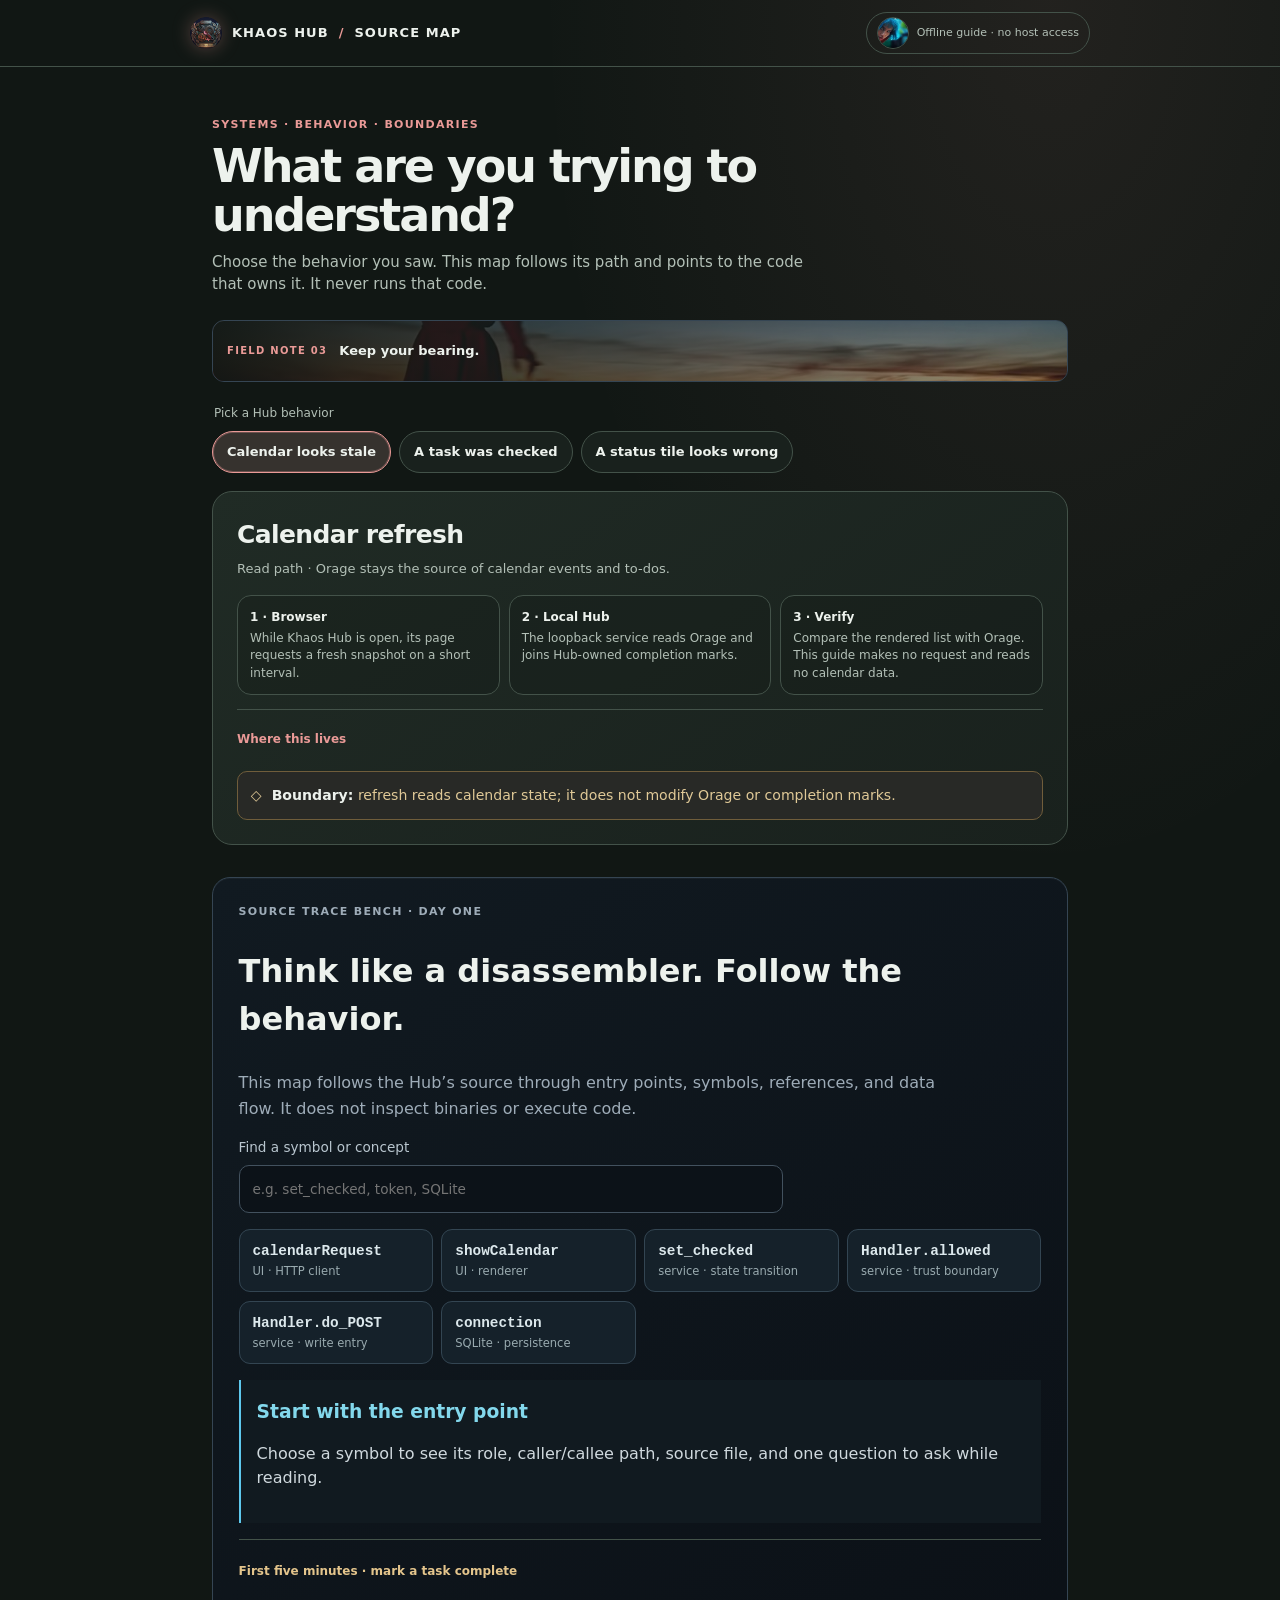
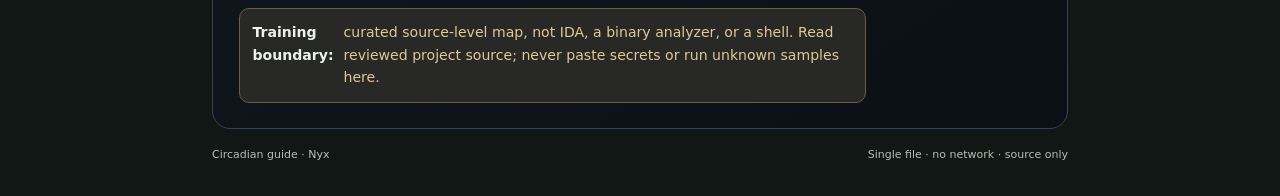
<file: apps/surgery-workshop/garage.html>
<!doctype html>
<html lang="en" data-phase="choice">
<head>
  <meta charset="utf-8">
  <meta name="viewport" content="width=device-width, initial-scale=1, viewport-fit=cover">
  <meta name="color-scheme" content="dark">
  <meta http-equiv="Content-Security-Policy" content="default-src 'none'; script-src 'sha256-d2JpzVwRiDruayd+v5EXFjz5TzQUBJo9If6RDzv/dw0='; style-src 'sha256-GOBjj4EtMA4RINbiY7FT4bvV2Vs/zXoGcf24AhdXr7k='; img-src data:; connect-src 'none'; font-src 'none'; base-uri 'none'; form-action 'none'; object-src 'none';">
  <meta name="referrer" content="no-referrer">
  <title>Khaos Hub · Source Map</title>
  <style>
    :root{color-scheme:dark;--bg:#111714;--surface:#19211d;--raised:#202b25;--ink:#edf2ed;--muted:#b3c0b7;--line:#435249;--phase:#5ec8ed;font:16px/1.5 system-ui,-apple-system,"Segoe UI",sans-serif;background:var(--bg);color:var(--ink);font-synthesis:none;text-rendering:optimizeLegibility}
    *{box-sizing:border-box}body{min-width:320px;margin:0;background:radial-gradient(ellipse at 82% 0%,color-mix(in srgb,var(--phase) 8%,transparent),transparent 32rem),var(--bg)}
    a{color:inherit}button,input{font:inherit}.skip{position:absolute;left:12px;top:8px;z-index:2;padding:8px 12px;transform:translateY(-160%);border-radius:999px;background:var(--ink);color:var(--bg)}.skip:focus{transform:none}
    :focus-visible{outline:3px solid var(--phase);outline-offset:3px}.bar{display:flex;align-items:center;justify-content:space-between;gap:12px;padding:12px max(18px,calc((100vw - 900px)/2));border-bottom:1px solid var(--line)}
    .brand{display:flex;align-items:center;gap:10px;font-size:13px;font-weight:750;letter-spacing:.08em}.brand img{width:32px;height:32px;flex:0 0 32px;aspect-ratio:1;object-fit:cover;border-radius:50%;filter:drop-shadow(0 0 9px color-mix(in srgb,var(--phase) 30%,transparent))}.brand b{color:var(--phase)}.scope{display:flex;align-items:center;gap:8px;padding:4px 10px;border:1px solid var(--line);border-radius:999px;color:var(--muted);font-size:11px}.scope img{display:block;width:32px;height:32px;flex:0 0 32px;aspect-ratio:1;object-fit:cover;object-position:center 25%;border:1px solid var(--line);border-radius:50%}
    main{width:min(900px,100%);margin:auto;padding:clamp(22px,5vw,50px) 22px 32px}.eyebrow{margin:0 0 8px;color:var(--phase);font-size:11px;font-weight:760;letter-spacing:.12em;text-transform:uppercase}
    h1{margin:0;font-size:clamp(30px,5.2vw,46px);font-weight:620;letter-spacing:-.045em;line-height:1.08} .intro{max-width:62ch;margin:10px 0 24px;color:var(--muted);font-size:15px}
    fieldset{min-width:0;margin:0;padding:0;border:0}.legend{margin:0 0 9px;color:var(--muted);font-size:12px}.choices{display:flex;flex-wrap:wrap;gap:8px}.choice{display:inline-flex;min-height:42px;align-items:center;padding:8px 14px;border:1px solid var(--line);border-radius:999px;background:var(--surface);color:var(--ink);cursor:pointer;font-size:13px;font-weight:620;transition:background .16s,border-color .16s,transform .16s}
    .choice:hover{transform:translateY(-1px);border-color:var(--phase)}input:checked+.choice{border-color:var(--phase);background:color-mix(in srgb,var(--phase) 14%,var(--surface));box-shadow:inset 0 0 0 1px color-mix(in srgb,var(--phase) 30%,transparent)}
    .trace{margin-top:18px;padding:clamp(16px,3vw,24px);border:1px solid var(--line);border-radius:20px;background:linear-gradient(145deg,var(--raised),var(--surface))}.trace h2{margin:0;font-size:clamp(20px,3vw,25px);font-weight:650;letter-spacing:-.025em}.trace-intro{margin:6px 0 16px;color:var(--muted);font-size:13px}
    .path{display:grid;grid-template-columns:repeat(3,minmax(0,1fr));gap:9px;margin:0;padding:0;list-style:none}.path li{min-width:0;padding:12px;border:1px solid var(--line);border-radius:14px;background:color-mix(in srgb,var(--bg) 30%,transparent)}.path strong{display:block;margin-bottom:4px;font-size:12px}.path span{display:block;color:var(--muted);font-size:12px;line-height:1.45}
    details{margin-top:14px;border-top:1px solid var(--line);padding-top:11px}summary{width:max-content;max-width:100%;min-height:36px;display:flex;align-items:center;gap:8px;cursor:pointer;color:var(--phase);font-size:12px;font-weight:700}summary::marker{color:var(--phase)}.sources{display:grid;gap:6px;margin:10px 0 0;padding-left:18px;color:var(--muted);font-size:12px}.sources code{color:var(--ink);font:11px/1.45 ui-monospace,"SFMono-Regular",Consolas,monospace;overflow-wrap:anywhere}
    .boundary{display:flex;align-items:flex-start;gap:10px;margin:14px 0 0;padding:11px 13px;border-left:2px solid var(--phase);border-radius:0 12px 12px 0;background:color-mix(in srgb,var(--phase) 7%,var(--surface));color:var(--muted);font-size:12px}.boundary strong{color:var(--ink)}
    .foot{display:flex;flex-wrap:wrap;justify-content:space-between;gap:8px;margin-top:18px;color:var(--muted);font-size:11px}.foot a{color:var(--phase);text-decoration-thickness:1px;text-underline-offset:3px}
    .sr{position:absolute;width:1px;height:1px;overflow:hidden;clip:rect(0,0,0,0);clip-path:inset(50%);white-space:nowrap}.sr:focus-visible+.choice{outline:3px solid var(--phase);outline-offset:3px}
    html[data-phase="nyx"]{--phase:#ea9a97}html[data-phase="choice"]{--phase:#5ec8ed}html[data-phase="desire"]{--phase:#f6c177}html[data-phase="still-pine"]{--phase:#c4a7e7}
    @media(max-width:620px){main{padding-inline:16px}.path{grid-template-columns:1fr}.path li{padding:10px 12px}.bar{padding-inline:14px}.scope{font-size:10px}}@media(max-width:420px){.bar{gap:8px}.scope{gap:6px;padding:3px 6px;font-size:9px}.scope img{width:26px;height:26px;flex-basis:26px}}
    @media(prefers-reduced-motion:reduce){*,*::before,*::after{scroll-behavior:auto!important;transition-duration:.01ms!important}.choice:hover{transform:none}}
  .trace-bench{margin-top:2rem;padding:clamp(1rem,3vw,1.6rem);border:1px solid #354553;border-radius:18px;background:linear-gradient(145deg,#111a21,#0b1016);box-shadow:inset 0 1px #ffffff0a}.trace-bench h2{font-size:clamp(1.35rem,4vw,2rem)}.trace-bench>p{max-width:70ch;color:#9eacb8;line-height:1.6}.bench-search{display:grid;gap:.45rem;max-width:34rem;color:#b9c6cf;font-size:.85rem}.bench-search input{padding:.8rem;border-radius:10px;border:1px solid #42515e;background:#0c1218;color:#edf2f5;font:inherit}.symbol-grid{display:grid;grid-template-columns:repeat(auto-fit,minmax(175px,1fr));gap:.55rem;margin:1rem 0}.symbol-grid button{padding:.8rem;text-align:left;border:1px solid #334552;border-radius:11px;background:#15212a;color:#dce8ec;font:600 .9rem ui-monospace,monospace;cursor:pointer}.symbol-grid button:hover,.symbol-grid button:focus-visible{border-color:#5ec8ed;outline:2px solid #5ec8ed55}.symbol-grid small{display:block;margin-top:.35rem;color:#99aaaf;font:500 .72rem system-ui}.symbol-detail{padding:1rem;border-left:2px solid #5ec8ed;background:#111a20}.symbol-detail h3{margin:.1rem 0 .7rem;color:#83d8ec}.symbol-detail p{line-height:1.55;color:#d0d9de}.starter{margin:1rem 0;color:#d5dfe4}.starter summary{cursor:pointer;padding:.7rem 0;color:#e4c58c}.starter li{margin:.55rem 0;line-height:1.55}.boundary{padding:.8rem;border:1px solid #705d3b;border-radius:10px;color:#e0c997!important;font-size:.88rem}
    .horizon-note{position:relative;display:flex;align-items:center;min-height:62px;margin:0 0 22px;overflow:hidden;border:1px solid #354553;border-radius:12px;background:#101720}.horizon-note img{position:absolute;inset:0;width:100%;height:100%;object-fit:cover;object-position:62% 74%;opacity:.66}.horizon-note:after{position:absolute;inset:0;background:linear-gradient(90deg,#111714ee,#11171488 54%,#11171418);content:""}.horizon-note figcaption{position:relative;z-index:1;display:flex;align-items:center;gap:12px;padding:9px 14px}.horizon-note figcaption span{color:var(--phase);font-size:10px;font-weight:760;letter-spacing:.13em}.horizon-note figcaption strong{font-size:13px;font-weight:650}
    @media(max-width:620px){.horizon-note{min-height:52px;margin-bottom:18px}.horizon-note figcaption{gap:9px;padding-inline:11px}.horizon-note figcaption strong{font-size:12px}}
  </style>
</head>
<body>
  <a class="skip" href="#main">Skip to guide</a>
  <header class="bar"><div class="brand"><img src="[data-uri]" alt="" aria-hidden="true">KHAOS HUB <b>/</b> SOURCE MAP</div><span class="scope"><img src="[data-uri]" alt="Kimi portrait wallpaper with the KIMI wordmark"><span>Offline guide · no host access</span></span></header>
  <main id="main">
    <p class="eyebrow">SYSTEMS · BEHAVIOR · BOUNDARIES</p>
    <h1>What are you trying to understand?</h1>
    <p class="intro">Choose the behavior you saw. This map follows its path and points to the code that owns it. It never runs that code.</p>
    <figure class="horizon-note"><img src="[data-uri]" alt="A figure in red points across a sunset horizon"><figcaption><span>FIELD NOTE 03</span><strong>Keep your bearing.</strong></figcaption></figure>
    <fieldset>
      <legend class="legend">Pick a Hub behavior</legend>
      <div class="choices">
        <input class="sr" type="radio" name="context" id="ctx-refresh" checked>
        <label class="choice" for="ctx-refresh">Calendar looks stale</label>
        <input class="sr" type="radio" name="context" id="ctx-checkmark">
        <label class="choice" for="ctx-checkmark">A task was checked</label>
        <input class="sr" type="radio" name="context" id="ctx-tile">
        <label class="choice" for="ctx-tile">A status tile looks wrong</label>
      </div>
    </fieldset>

    <section class="trace trace-refresh" aria-labelledby="refresh-title">
      <h2 id="refresh-title">Calendar refresh</h2>
      <p class="trace-intro">Read path · Orage stays the source of calendar events and to-dos.</p>
      <ol class="path"><li><strong>1 · Browser</strong><span>While Khaos Hub is open, its page requests a fresh snapshot on a short interval.</span></li><li><strong>2 · Local Hub</strong><span>The loopback service reads Orage and joins Hub-owned completion marks.</span></li><li><strong>3 · Verify</strong><span>Compare the rendered list with Orage. This guide makes no request and reads no calendar data.</span></li></ol>
      <details><summary>Where this lives</summary><ul class="sources"><li><code>apps/khaos-hub/web/app.js</code> · refreshCalendar()</li><li><code>bin/khaos-hub</code> · calendar_items() / snapshot()</li><li><code>~/.local/share/orage/orage.ics</code> · source calendar</li></ul></details>
      <p class="boundary"><span aria-hidden="true">◇</span><span><strong>Boundary:</strong> refresh reads calendar state; it does not modify Orage or completion marks.</span></p>
    </section>
    <section class="trace trace-checkmark" aria-labelledby="checkmark-title">
      <h2 id="checkmark-title">Mark an item complete</h2>
      <p class="trace-intro">Narrow write · only the Hub’s completion state changes.</p>
      <ol class="path"><li><strong>1 · Browser</strong><span>A deliberate check sends the item ID, desired state, and revision.</span></li><li><strong>2 · Local Hub</strong><span>The loopback service checks origin, token, content type, and revision before saving.</span></li><li><strong>3 · Verify</strong><span>SQLite stores the mark and next revision. Orage text, status, and alarms stay unchanged.</span></li></ol>
      <details><summary>Where this lives</summary><ul class="sources"><li><code>apps/khaos-hub/web/app.js</code> · makeRow()</li><li><code>bin/khaos-hub</code> · Handler.allowed() / set_checked()</li><li><code>~/.local/share/khaos-hub/checks.db</code> · Hub-owned marks</li></ul></details>
      <p class="boundary"><span aria-hidden="true">◇</span><span><strong>Boundary:</strong> checking an item does not edit the Orage calendar.</span></p>
    </section>
    <section class="trace trace-tile" aria-labelledby="tile-title">
      <h2 id="tile-title">Inspect a status tile</h2>
      <p class="trace-intro">Fixture path · the overview’s sample tiles are not live telemetry.</p>
      <ol class="path"><li><strong>1 · Browser</strong><span>A selected sample scenario changes local presentation.</span></li><li><strong>2 · Fixture</strong><span>Labels and values come from a fixed array in the page bundle.</span></li><li><strong>3 · Verify</strong><span>There is no host, network, inventory, service, or cloud request behind these tiles.</span></li></ol>
      <details><summary>Where this lives</summary><ul class="sources"><li><code>apps/khaos-hub/web/index.html</code> · scenario controls</li><li><code>apps/khaos-hub/web/app.js</code> · cards[] / renderCards()</li></ul></details>
      <p class="boundary"><span aria-hidden="true">◇</span><span><strong>Boundary:</strong> sample values are not current host state. A pilot MFD should identify each value's source and sample time, label stale or unavailable data in words, and use Circadian color only as an accent - never as the only severity cue.</span></p>
    </section>
    <section class="trace-bench" aria-labelledby="bench-title">
      <p class="eyebrow">SOURCE TRACE BENCH · DAY ONE</p><h2 id="bench-title">Think like a disassembler. Follow the behavior.</h2>
      <p>This map follows the Hub’s source through entry points, symbols, references, and data flow. It does not inspect binaries or execute code.</p>
      <label class="bench-search">Find a symbol or concept <input id="symbol-search" type="search" placeholder="e.g. set_checked, token, SQLite"></label>
      <div class="symbol-grid" id="symbol-grid">
        <button type="button" data-symbol="calendarRequest">calendarRequest <small>UI · HTTP client</small></button>
        <button type="button" data-symbol="showCalendar">showCalendar <small>UI · renderer</small></button>
        <button type="button" data-symbol="set_checked">set_checked <small>service · state transition</small></button>
        <button type="button" data-symbol="Handler.allowed">Handler.allowed <small>service · trust boundary</small></button>
        <button type="button" data-symbol="Handler.do_POST">Handler.do_POST <small>service · write entry</small></button>
        <button type="button" data-symbol="connection">connection <small>SQLite · persistence</small></button>
      </div>
      <article class="symbol-detail" id="symbol-detail" aria-live="polite"><h3>Start with the entry point</h3><p>Choose a symbol to see its role, caller/callee path, source file, and one question to ask while reading.</p></article>
      <details class="starter"><summary>First five minutes · mark a task complete</summary>
        <ol><li>Start at the visible checkbox in <code>apps/khaos-hub/web/app.js</code> → <code>makeRow()</code>.</li><li>Follow its event to <code>calendarRequest()</code> and <code>POST /api/calendar/check</code>.</li><li>Trace <code>Handler.do_POST()</code>; check <code>Handler.allowed()</code> and the session token first.</li><li>Follow validation into <code>set_checked()</code>, then <code>connection()</code> and <code>checks.db</code>.</li><li>Trace the response back to <code>showCalendar()</code>. Ask: which source of truth changed?</li></ol>
      </details>
      <p class="boundary"><strong>Training boundary:</strong> curated source-level map, not IDA, a binary analyzer, or a shell. Read reviewed project source; never paste secrets or run unknown samples here.</p>
    </section>
    <footer class="foot"><span id="phase-label">Circadian guide · Choice</span><span>Single file · no network · source only</span></footer>
  </main>
  <script>
    "use strict";
    const symbolData = {
      "calendarRequest": ["UI request wrapper", "makeRow() / refreshCalendar() → fetch → local Hub route", "apps/khaos-hub/web/app.js", "What response condition stops the UI from treating the request as successful?"],
      "showCalendar": ["Snapshot renderer", "refreshCalendar() → GET /api/calendar → showCalendar() → DOM rows", "apps/khaos-hub/web/app.js", "Which values come from Orage, and which are Hub-owned marks?"],
      "set_checked": ["Revision-checked state transition", "Handler.do_POST() → set_checked() → snapshot() + connection()", "bin/khaos-hub", "What stale revision is rejected before SQLite is updated?"],
      "Handler.allowed": ["Request trust boundary", "Handler.do_GET()/do_POST() → allowed() → Host, Fetch Metadata, Origin checks", "bin/khaos-hub", "Which browser-origin conditions are denied?"],
      "Handler.do_POST": ["Write-route entry point", "request → route allowlist → token/body checks → set_checked() or library operation", "bin/khaos-hub", "What is the maximum accepted body, and what does the token authorize?"],
      "connection": ["Calendar persistence boundary", "snapshot()/set_checked() → connection() → checks.db", "bin/khaos-hub", "Why does this database store completion marks instead of editing Orage?"]
    };
    const detail = document.querySelector("#symbol-detail");
    function describeSymbol(name) {
      const record = symbolData[name]; if (!record) return;
      const heading=document.createElement("h3"); heading.textContent=name+" · "+record[0];
      const path=document.createElement("p"); path.textContent="Trace: "+record[1];
      const source=document.createElement("p"); source.textContent="Source: "+record[2];
      const question=document.createElement("p"); question.textContent="Analyst prompt: "+record[3];
      detail.replaceChildren(heading,path,source,question);
    }
    document.querySelectorAll("[data-symbol]").forEach(button=>button.addEventListener("click",()=>describeSymbol(button.dataset.symbol)));
    document.querySelector("#symbol-search").addEventListener("input",event=>{const query=event.target.value.toLowerCase();document.querySelectorAll("[data-symbol]").forEach(button=>{button.hidden=!button.textContent.toLowerCase().includes(query)})});
    const choices = [...document.querySelectorAll('input[name="context"]')];
    const traces = [...document.querySelectorAll('.trace')];
    function showContext() {
      const selected = choices.find(choice => choice.checked);
      const suffix = selected.id.replace('ctx-', '');
      traces.forEach(trace => { trace.hidden = !trace.classList.contains(`trace-${suffix}`); });
    }
    function setPhase() {
      const hour = new Date().getHours();
      const phase = hour < 6 || hour >= 21 ? 'nyx' : hour < 11 ? 'choice' : hour < 17 ? 'desire' : 'still-pine';
      document.documentElement.dataset.phase = phase;
      document.querySelector('#phase-label').textContent = `Circadian guide · ${phase.replace('-', ' ').replace(/\b\w/g, letter => letter.toUpperCase())}`;
    }
    choices.forEach(choice => choice.addEventListener('change', showContext));
    showContext(); setPhase(); setInterval(setPhase, 60000);
  </script>
</body>
</html>
</file>
